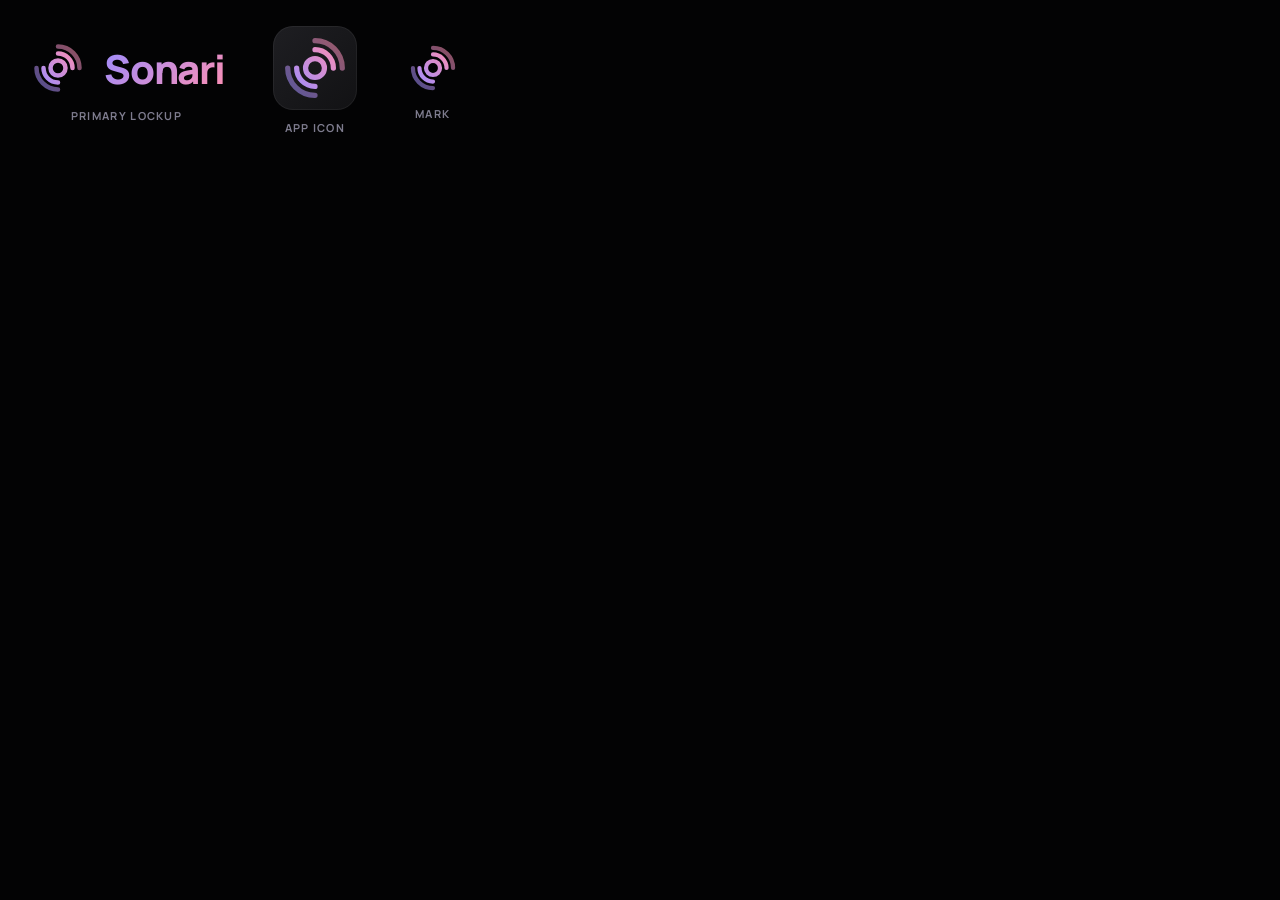
<file: Sonari Design System/guidelines/brand-logo.card.html>
<!-- @dsCard group="Brand" viewport="700x210" name="Logo & app icon" subtitle="Twilight soundwave mark, wordmark lockup, app icon (proposed)" -->
<!DOCTYPE html>
<html lang="en"><head><meta charset="utf-8" />
<link rel="stylesheet" href="../styles.css" />
<style>
  body { margin: 0; background: var(--ink-bg); font-family: var(--font-sans); }
  .wrap { padding: 26px 28px; display: flex; gap: 48px; align-items: center; flex-wrap: wrap; }
  .lockup { display: flex; align-items: center; gap: 16px; }
  .word { font-size: 40px; font-weight: 800; letter-spacing: -0.03em;
          background: var(--accent-gradient); -webkit-background-clip: text; background-clip: text; color: transparent; }
  .col { display: flex; flex-direction: column; align-items: center; gap: 10px; }
  .cap { font-size: 11px; color: var(--text-faint); font-weight: 700; letter-spacing: var(--track-caps); text-transform: uppercase; }
</style></head>
<body><div class="wrap">
  <div class="col">
    <div class="lockup">
      <img src="../assets/sonari-mark.svg" width="60" height="60" alt="Sonari mark" />
      <span class="word">Sonari</span>
    </div>
    <div class="cap">Primary lockup</div>
  </div>
  <div class="col">
    <img src="../assets/sonari-icon.svg" width="84" height="84" alt="Sonari app icon" />
    <div class="cap">App icon</div>
  </div>
  <div class="col">
    <img src="../assets/sonari-mark.svg" width="56" height="56" alt="Sonari mark" />
    <div class="cap">Mark</div>
  </div>
</div></body></html>
</file>
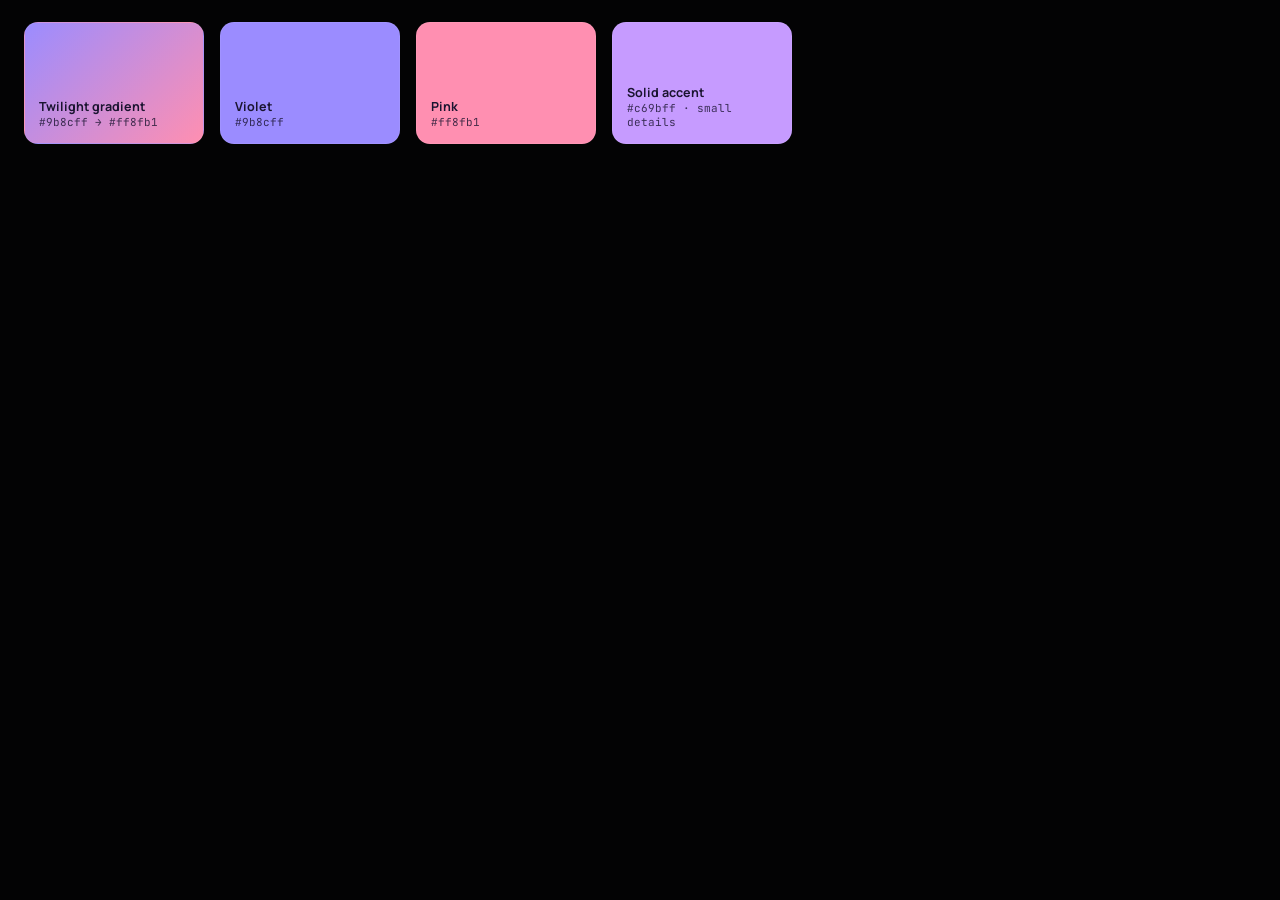
<file: Sonari Design System/guidelines/colors-accent.card.html>
<!-- @dsCard group="Colors" viewport="700x190" name="Twilight accent" subtitle="The single brand accent — gradient on large elements, solid on small details" -->
<!DOCTYPE html>
<html lang="en"><head><meta charset="utf-8" />
<link rel="stylesheet" href="../styles.css" />
<style>
  body { margin: 0; background: var(--ink-bg); font-family: var(--font-sans); color: var(--text-body); }
  .wrap { padding: 22px 24px; display: flex; gap: 16px; flex-wrap: wrap; }
  .sw { border-radius: var(--r-md); padding: 14px; width: 150px; height: 92px;
        display: flex; flex-direction: column; justify-content: flex-end; border: 1px solid var(--line-1); }
  .name { font-size: var(--t-caption); font-weight: 700; }
  .val { font-family: var(--font-mono); font-size: 11px; opacity: 0.8; }
  .on-accent { color: var(--text-on-accent); }
</style></head>
<body><div class="wrap">
  <div class="sw" style="background: var(--accent-gradient); box-shadow: var(--glow-accent);">
    <div class="name on-accent">Twilight gradient</div>
    <div class="val on-accent">#9b8cff → #ff8fb1</div>
  </div>
  <div class="sw" style="background: var(--violet);">
    <div class="name on-accent">Violet</div><div class="val on-accent">#9b8cff</div>
  </div>
  <div class="sw" style="background: var(--pink);">
    <div class="name on-accent">Pink</div><div class="val on-accent">#ff8fb1</div>
  </div>
  <div class="sw" style="background: var(--accent-solid);">
    <div class="name on-accent">Solid accent</div><div class="val on-accent">#c69bff · small details</div>
  </div>
</div></body></html>
</file>
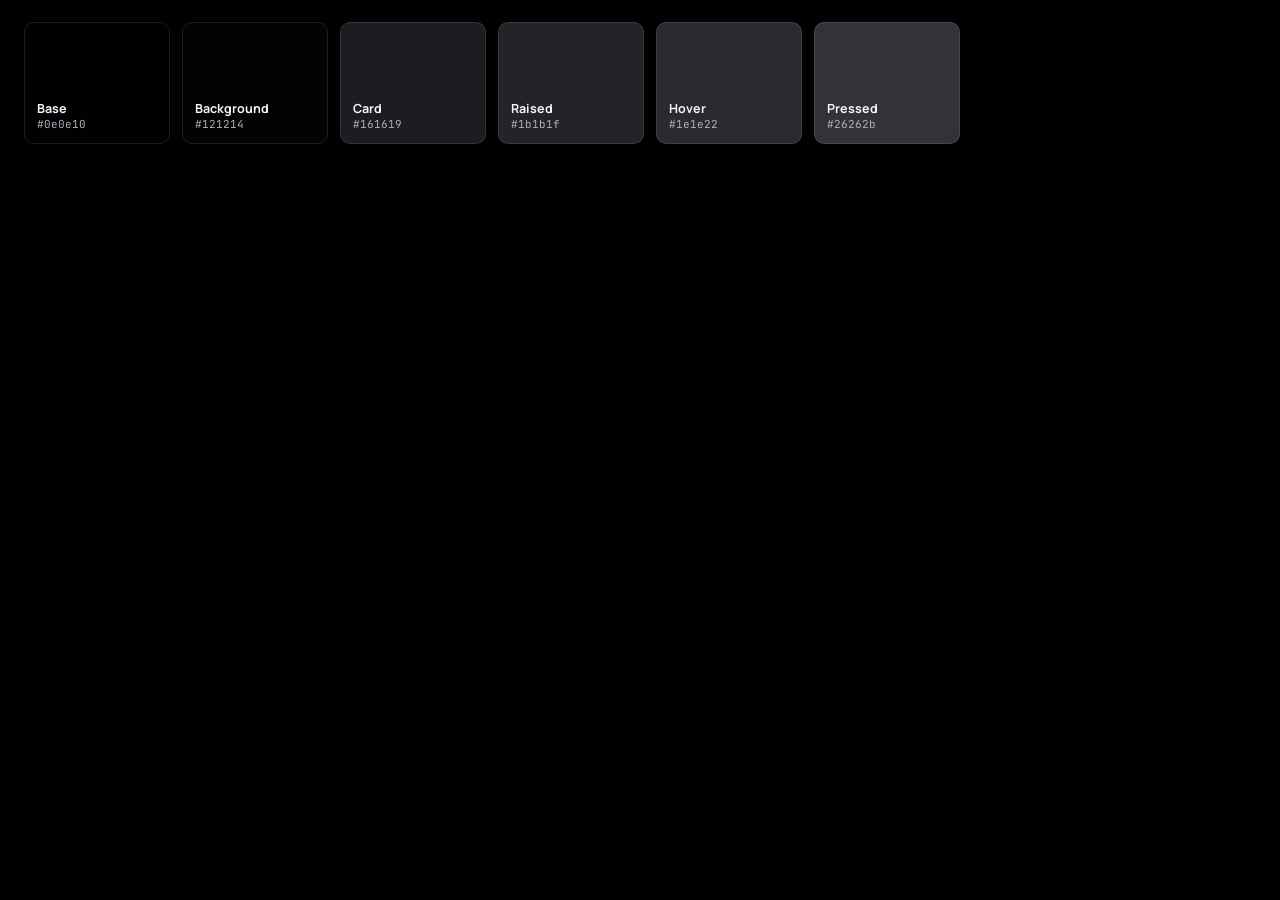
<file: Sonari Design System/guidelines/colors-surfaces.card.html>
<!-- @dsCard group="Colors" viewport="700x200" name="Dark surfaces" subtitle="Layered dark — the default 'twilight' theme" -->
<!DOCTYPE html>
<html lang="en"><head><meta charset="utf-8" />
<link rel="stylesheet" href="../styles.css" />
<style>
  body { margin: 0; background: var(--ink-base); font-family: var(--font-sans); color: var(--text-body); }
  .wrap { padding: 22px 24px; display: flex; gap: 12px; flex-wrap: wrap; }
  .sw { border-radius: var(--r-sm); padding: 12px; width: 120px; height: 96px;
        display: flex; flex-direction: column; justify-content: flex-end; border: 1px solid var(--line-2); }
  .name { font-size: var(--t-caption); font-weight: 700; color: var(--text-strong); }
  .val { font-family: var(--font-mono); font-size: 11px; color: var(--text-muted); }
</style></head>
<body><div class="wrap">
  <div class="sw" style="background: var(--ink-base);"><div class="name">Base</div><div class="val">#0e0e10</div></div>
  <div class="sw" style="background: var(--ink-bg);"><div class="name">Background</div><div class="val">#121214</div></div>
  <div class="sw" style="background: var(--ink-1);"><div class="name">Card</div><div class="val">#161619</div></div>
  <div class="sw" style="background: var(--ink-2);"><div class="name">Raised</div><div class="val">#1b1b1f</div></div>
  <div class="sw" style="background: var(--ink-3);"><div class="name">Hover</div><div class="val">#1e1e22</div></div>
  <div class="sw" style="background: var(--ink-4);"><div class="name">Pressed</div><div class="val">#26262b</div></div>
</div></body></html>
</file>
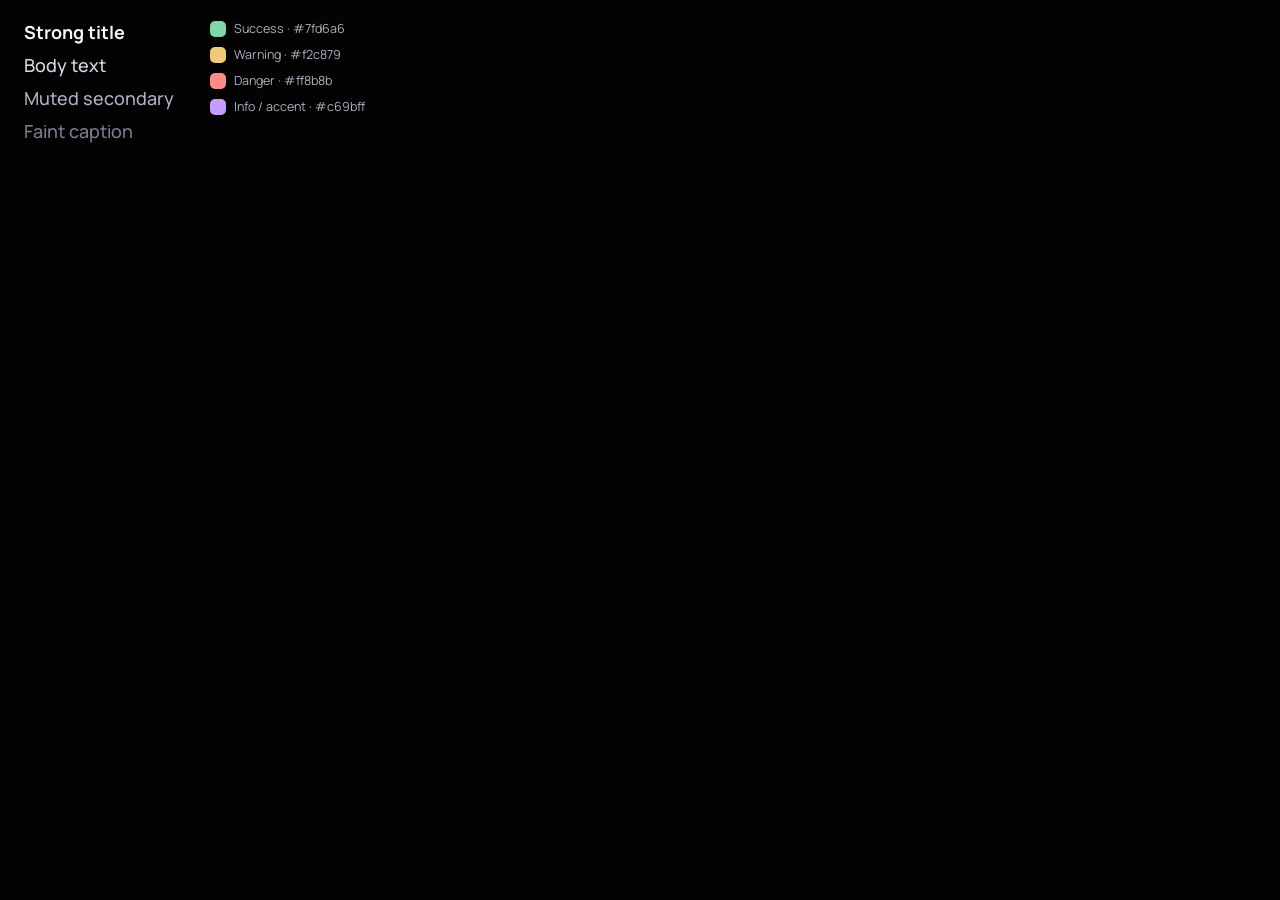
<file: Sonari Design System/guidelines/colors-text.card.html>
<!-- @dsCard group="Colors" viewport="700x170" name="Text & semantic" subtitle="Text tones on dark, plus the quiet semantic palette" -->
<!DOCTYPE html>
<html lang="en"><head><meta charset="utf-8" />
<link rel="stylesheet" href="../styles.css" />
<style>
  body { margin: 0; background: var(--ink-bg); font-family: var(--font-sans); }
  .wrap { padding: 20px 24px; display: flex; gap: 36px; flex-wrap: wrap; align-items: flex-start; }
  .col { display: flex; flex-direction: column; gap: 9px; }
  .t { font-size: 18px; font-weight: 700; }
  .meta { font-family: var(--font-mono); font-size: 11px; }
  .dot { display: inline-flex; align-items: center; gap: 8px; font-size: var(--t-caption); color: var(--text-muted); }
  .chip { width: 16px; height: 16px; border-radius: 5px; }
</style></head>
<body><div class="wrap">
  <div class="col">
    <div class="t" style="color: var(--text-strong);">Strong title</div>
    <div class="t" style="color: var(--text-body); font-weight:500;">Body text</div>
    <div class="t" style="color: var(--text-muted); font-weight:500;">Muted secondary</div>
    <div class="t" style="color: var(--text-faint); font-weight:500;">Faint caption</div>
  </div>
  <div class="col">
    <div class="dot"><span class="chip" style="background:var(--success)"></span>Success · #7fd6a6</div>
    <div class="dot"><span class="chip" style="background:var(--warning)"></span>Warning · #f2c879</div>
    <div class="dot"><span class="chip" style="background:var(--danger)"></span>Danger · #ff8b8b</div>
    <div class="dot"><span class="chip" style="background:var(--accent-solid)"></span>Info / accent · #c69bff</div>
  </div>
</div></body></html>
</file>
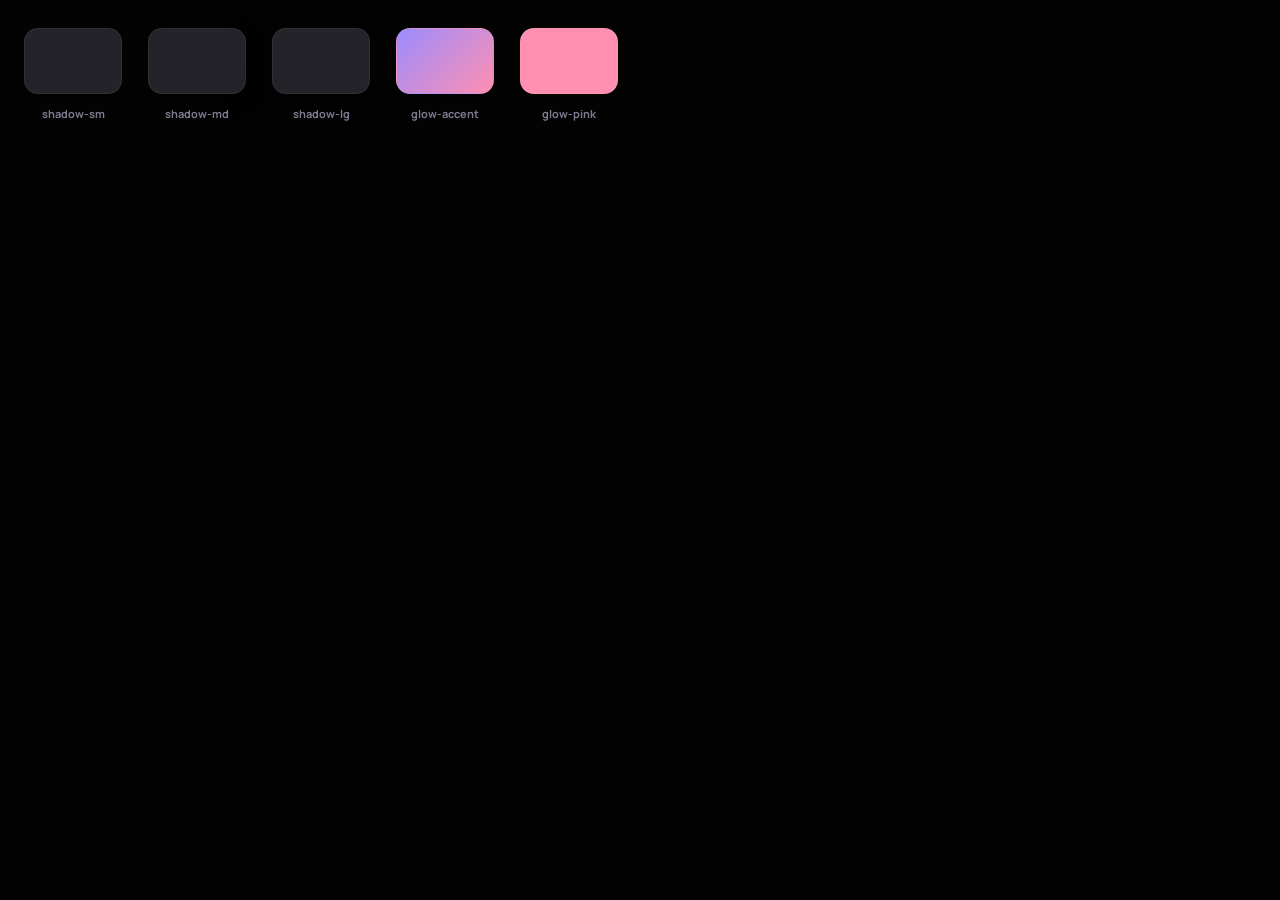
<file: Sonari Design System/guidelines/spacing-elevation.card.html>
<!-- @dsCard group="Spacing" viewport="700x180" name="Elevation & glow" subtitle="Soft dark shadows; accent glow only on active card & play" -->
<!DOCTYPE html>
<html lang="en"><head><meta charset="utf-8" />
<link rel="stylesheet" href="../styles.css" />
<style>
  body { margin: 0; background: var(--ink-bg); font-family: var(--font-sans); }
  .wrap { padding: 28px 24px; display: flex; gap: 26px; flex-wrap: wrap; }
  .item { display: flex; flex-direction: column; align-items: center; gap: 12px; }
  .box { width: 96px; height: 64px; border-radius: var(--r-md); background: var(--ink-2);
         border: 1px solid var(--line-1); }
  .n { font-size: 11px; color: var(--text-faint); font-weight: 700; }
</style></head>
<body><div class="wrap">
  <div class="item"><div class="box" style="box-shadow:var(--shadow-sm)"></div><div class="n">shadow-sm</div></div>
  <div class="item"><div class="box" style="box-shadow:var(--shadow-md)"></div><div class="n">shadow-md</div></div>
  <div class="item"><div class="box" style="box-shadow:var(--shadow-lg)"></div><div class="n">shadow-lg</div></div>
  <div class="item"><div class="box" style="background:var(--accent-gradient);box-shadow:var(--glow-accent)"></div><div class="n">glow-accent</div></div>
  <div class="item"><div class="box" style="background:var(--pink);box-shadow:var(--glow-pink)"></div><div class="n">glow-pink</div></div>
</div></body></html>
</file>
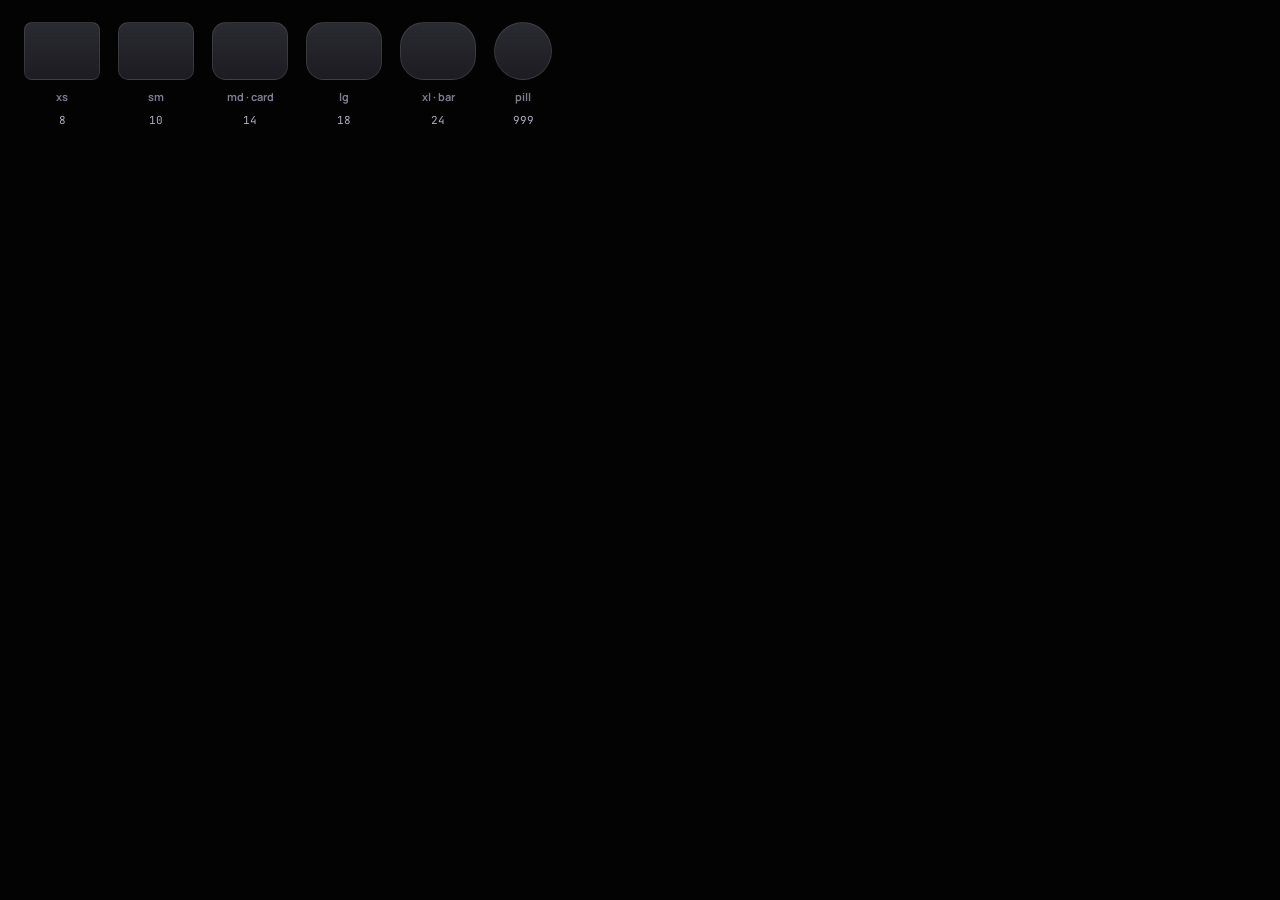
<file: Sonari Design System/guidelines/spacing-radii.card.html>
<!-- @dsCard group="Spacing" viewport="700x170" name="Radii" subtitle="Rounded corners 8–24px, pill for play & sliders" -->
<!DOCTYPE html>
<html lang="en"><head><meta charset="utf-8" />
<link rel="stylesheet" href="../styles.css" />
<style>
  body { margin: 0; background: var(--ink-bg); font-family: var(--font-sans); }
  .wrap { padding: 22px 24px; display: flex; gap: 18px; flex-wrap: wrap; }
  .item { display: flex; flex-direction: column; align-items: center; gap: 9px; }
  .box { width: 74px; height: 56px; background: var(--surface-card-grad);
         border: 1px solid var(--border-default); }
  .v { font-family: var(--font-mono); font-size: 11px; color: var(--text-muted); }
  .n { font-size: 11px; color: var(--text-faint); font-weight: 700; }
</style></head>
<body><div class="wrap">
  <div class="item"><div class="box" style="border-radius:var(--r-xs)"></div><div class="n">xs</div><div class="v">8</div></div>
  <div class="item"><div class="box" style="border-radius:var(--r-sm)"></div><div class="n">sm</div><div class="v">10</div></div>
  <div class="item"><div class="box" style="border-radius:var(--r-md)"></div><div class="n">md · card</div><div class="v">14</div></div>
  <div class="item"><div class="box" style="border-radius:var(--r-lg)"></div><div class="n">lg</div><div class="v">18</div></div>
  <div class="item"><div class="box" style="border-radius:var(--r-xl)"></div><div class="n">xl · bar</div><div class="v">24</div></div>
  <div class="item"><div class="box" style="border-radius:var(--r-pill);width:56px;"></div><div class="n">pill</div><div class="v">999</div></div>
</div></body></html>
</file>
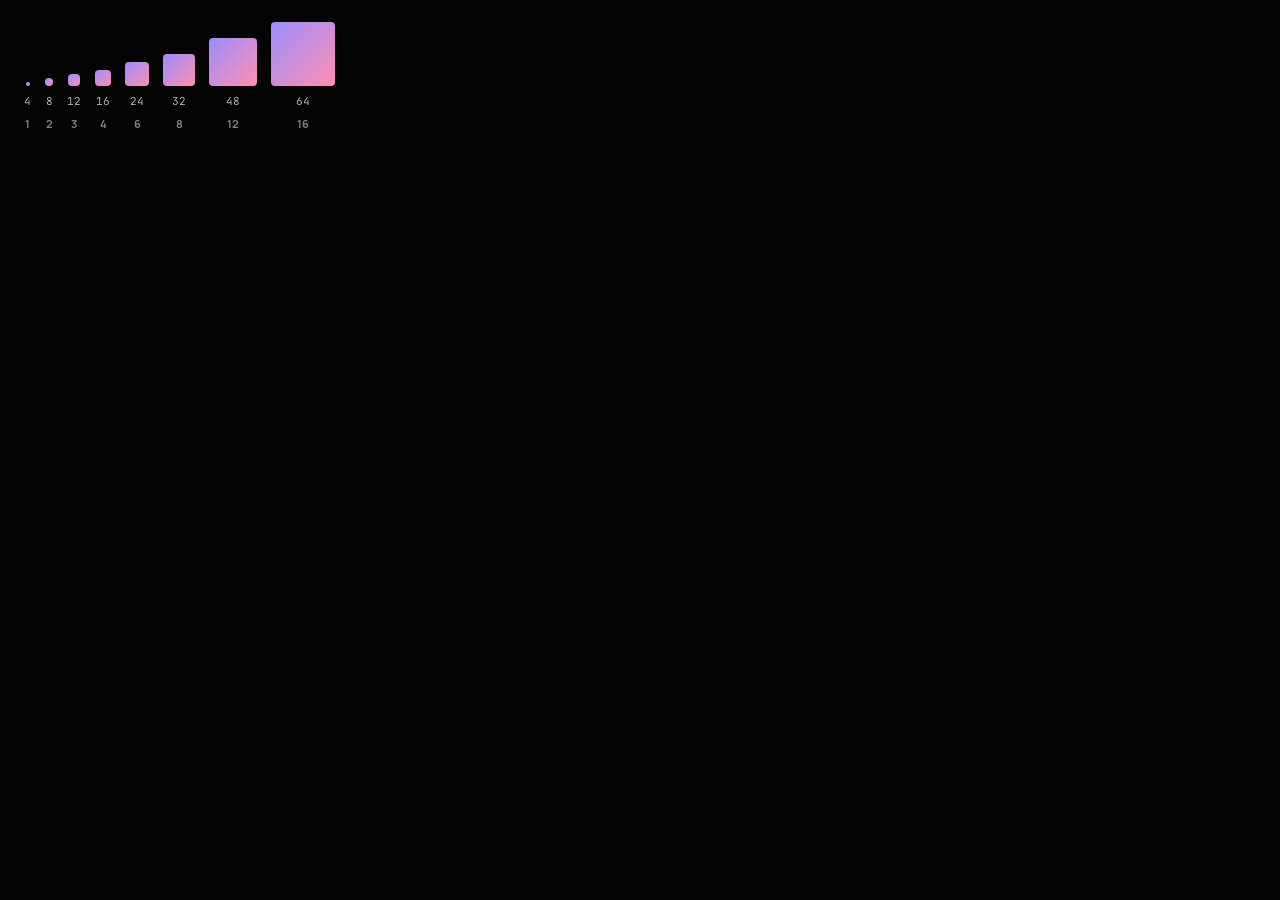
<file: Sonari Design System/guidelines/spacing-scale.card.html>
<!-- @dsCard group="Spacing" viewport="700x150" name="Spacing scale" subtitle="4px base grid" -->
<!DOCTYPE html>
<html lang="en"><head><meta charset="utf-8" />
<link rel="stylesheet" href="../styles.css" />
<style>
  body { margin: 0; background: var(--ink-bg); font-family: var(--font-sans); }
  .wrap { padding: 22px 24px; display: flex; gap: 14px; align-items: flex-end; }
  .item { display: flex; flex-direction: column; align-items: center; gap: 8px; }
  .bar { background: var(--accent-gradient); border-radius: 4px; width: 100%; }
  .v { font-family: var(--font-mono); font-size: 11px; color: var(--text-muted); }
  .n { font-size: 11px; color: var(--text-faint); font-weight: 700; }
</style></head>
<body><div class="wrap">
  <div class="item"><div class="bar" style="height:4px;width:4px;"></div><div class="v">4</div><div class="n">1</div></div>
  <div class="item"><div class="bar" style="height:8px;width:8px;"></div><div class="v">8</div><div class="n">2</div></div>
  <div class="item"><div class="bar" style="height:12px;width:12px;"></div><div class="v">12</div><div class="n">3</div></div>
  <div class="item"><div class="bar" style="height:16px;width:16px;"></div><div class="v">16</div><div class="n">4</div></div>
  <div class="item"><div class="bar" style="height:24px;width:24px;"></div><div class="v">24</div><div class="n">6</div></div>
  <div class="item"><div class="bar" style="height:32px;width:32px;"></div><div class="v">32</div><div class="n">8</div></div>
  <div class="item"><div class="bar" style="height:48px;width:48px;"></div><div class="v">48</div><div class="n">12</div></div>
  <div class="item"><div class="bar" style="height:64px;width:64px;"></div><div class="v">64</div><div class="n">16</div></div>
</div></body></html>
</file>
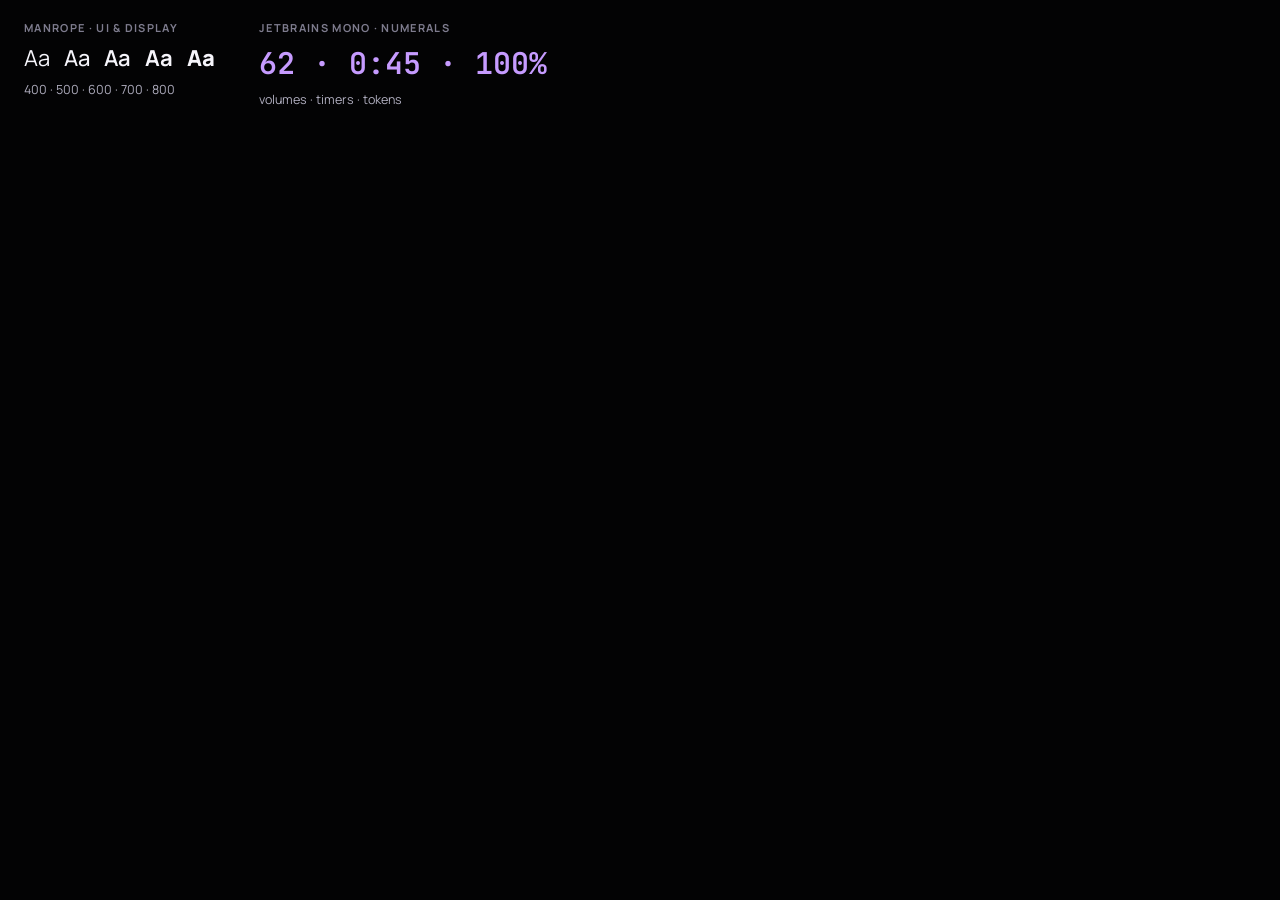
<file: Sonari Design System/guidelines/type-families.card.html>
<!-- @dsCard group="Type" viewport="700x170" name="Families & numerals" subtitle="Manrope for UI; JetBrains Mono for volumes, timers and tokens" -->
<!DOCTYPE html>
<html lang="en"><head><meta charset="utf-8" />
<link rel="stylesheet" href="../styles.css" />
<style>
  body { margin: 0; background: var(--ink-bg); font-family: var(--font-sans); color: var(--text-strong); }
  .wrap { padding: 20px 24px; display: flex; gap: 44px; flex-wrap: wrap; }
  .lbl { font-size: var(--t-micro); letter-spacing: var(--track-caps); text-transform: uppercase; color: var(--text-faint); font-weight: 700; margin-bottom: 8px; }
  .weights { display: flex; gap: 14px; align-items: baseline; }
  .weights span { font-size: 22px; }
</style></head>
<body><div class="wrap">
  <div>
    <div class="lbl">Manrope · UI &amp; display</div>
    <div class="weights">
      <span style="font-weight:400;">Aa</span>
      <span style="font-weight:500;">Aa</span>
      <span style="font-weight:600;">Aa</span>
      <span style="font-weight:700;">Aa</span>
      <span style="font-weight:800;">Aa</span>
    </div>
    <div style="font-size:var(--t-caption);color:var(--text-muted);margin-top:8px;">400 · 500 · 600 · 700 · 800</div>
  </div>
  <div>
    <div class="lbl">JetBrains Mono · numerals</div>
    <div style="font-family:var(--font-mono);font-size:30px;font-weight:600;color:var(--accent-solid);">62 · 0:45 · 100%</div>
    <div style="font-size:var(--t-caption);color:var(--text-muted);margin-top:8px;">volumes · timers · tokens</div>
  </div>
</div></body></html>
</file>
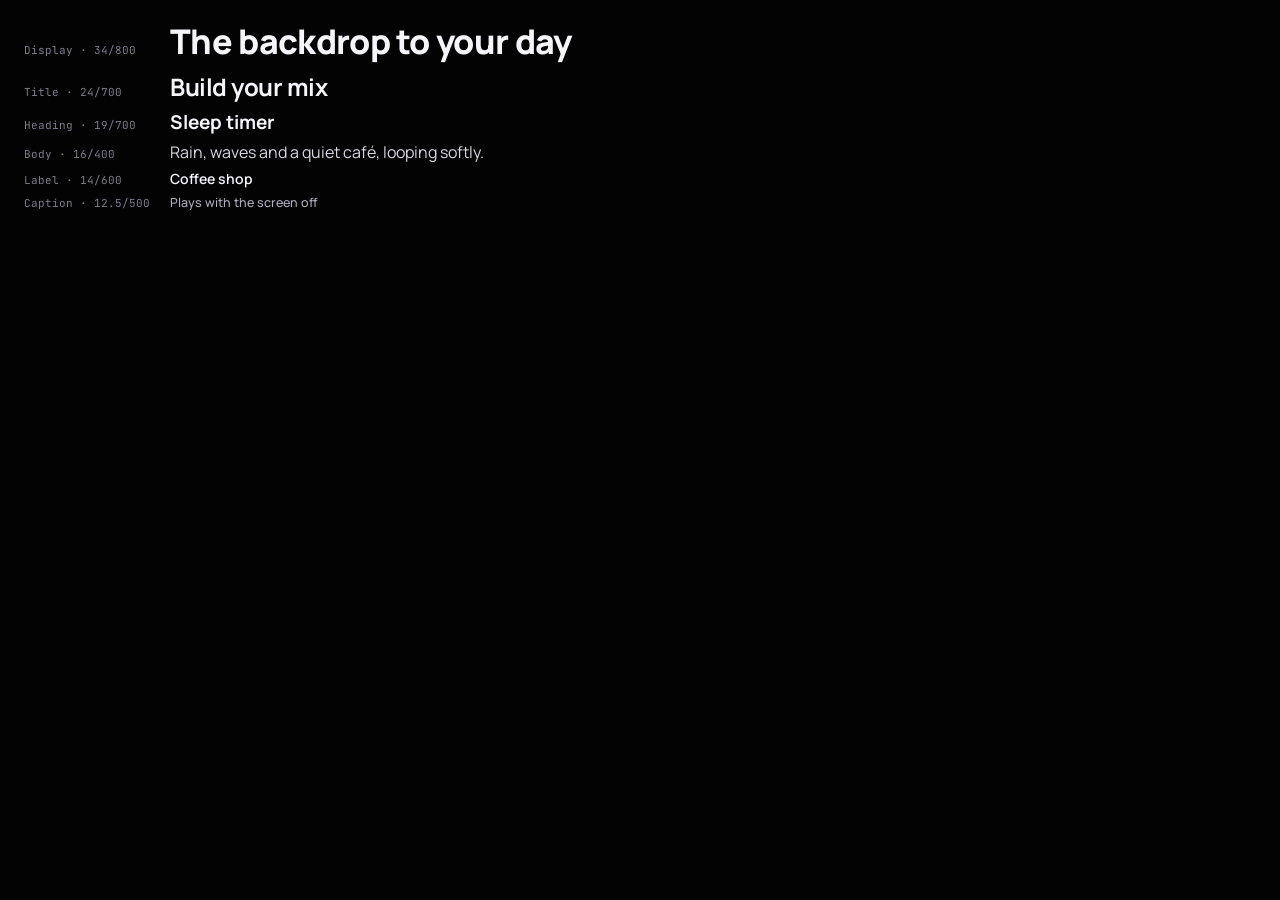
<file: Sonari Design System/guidelines/type-scale.card.html>
<!-- @dsCard group="Type" viewport="700x230" name="Type scale" subtitle="Manrope — display, title, heading, body, label, caption" -->
<!DOCTYPE html>
<html lang="en"><head><meta charset="utf-8" />
<link rel="stylesheet" href="../styles.css" />
<style>
  body { margin: 0; background: var(--ink-bg); font-family: var(--font-sans); color: var(--text-strong); }
  .wrap { padding: 18px 24px; display: flex; flex-direction: column; gap: 6px; }
  .row { display: flex; align-items: baseline; gap: 16px; }
  .meta { font-family: var(--font-mono); font-size: 11px; color: var(--text-faint); width: 130px; flex: 0 0 auto; }
</style></head>
<body><div class="wrap">
  <div class="row"><span class="meta">Display · 34/800</span><span style="font-size:var(--t-display);font-weight:800;letter-spacing:var(--track-tight);">The backdrop to your day</span></div>
  <div class="row"><span class="meta">Title · 24/700</span><span style="font-size:var(--t-title);font-weight:700;letter-spacing:var(--track-tight);">Build your mix</span></div>
  <div class="row"><span class="meta">Heading · 19/700</span><span style="font-size:var(--t-heading);font-weight:700;">Sleep timer</span></div>
  <div class="row"><span class="meta">Body · 16/400</span><span style="font-size:var(--t-body);font-weight:400;color:var(--text-body);">Rain, waves and a quiet café, looping softly.</span></div>
  <div class="row"><span class="meta">Label · 14/600</span><span style="font-size:var(--t-label);font-weight:600;">Coffee shop</span></div>
  <div class="row"><span class="meta">Caption · 12.5/500</span><span style="font-size:var(--t-caption);font-weight:500;color:var(--text-muted);">Plays with the screen off</span></div>
</div></body></html>
</file>
<file: Sonari Design System/styles.css>
/* ============================================================
   Sonari Design System — global entry point.
   Consumers link THIS file. Keep it to @import lines only.
   ============================================================ */
@import url('tokens/colors.css');
@import url('tokens/typography.css');
@import url('tokens/spacing.css');
</file>
